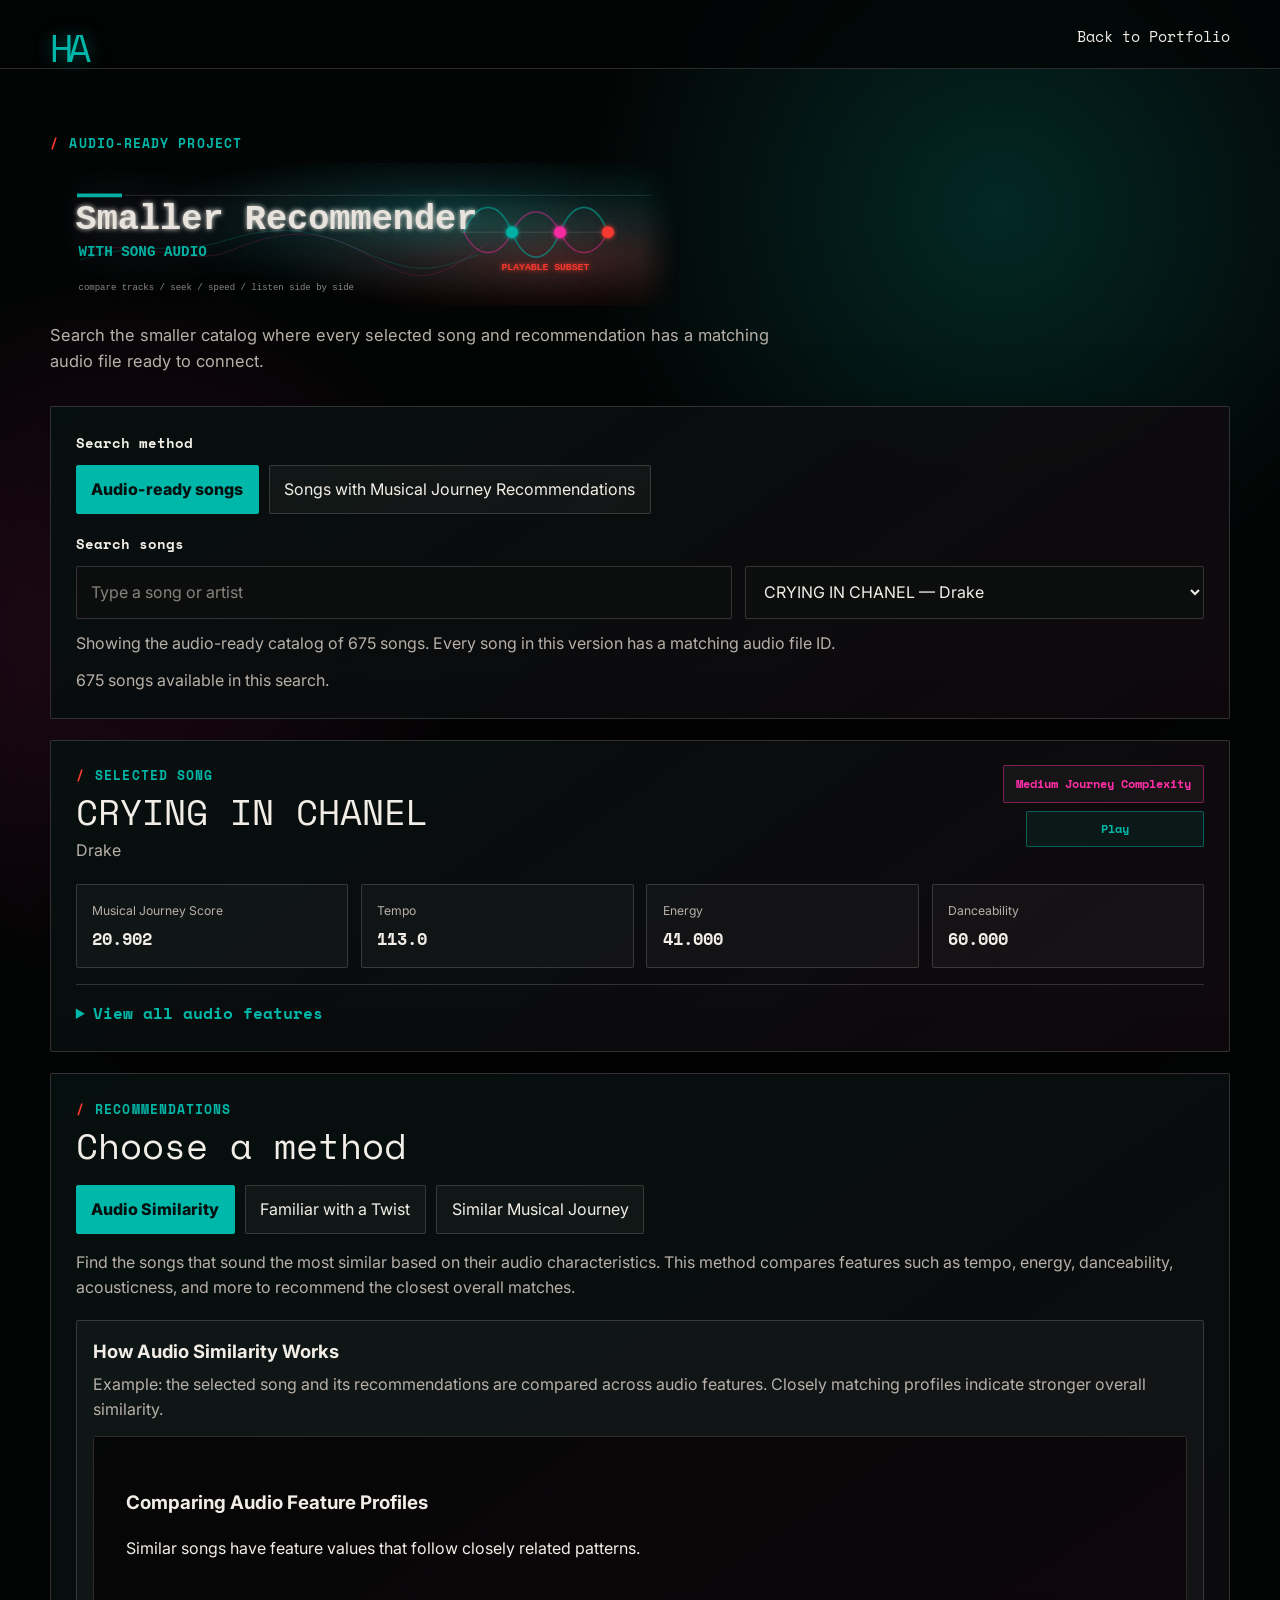
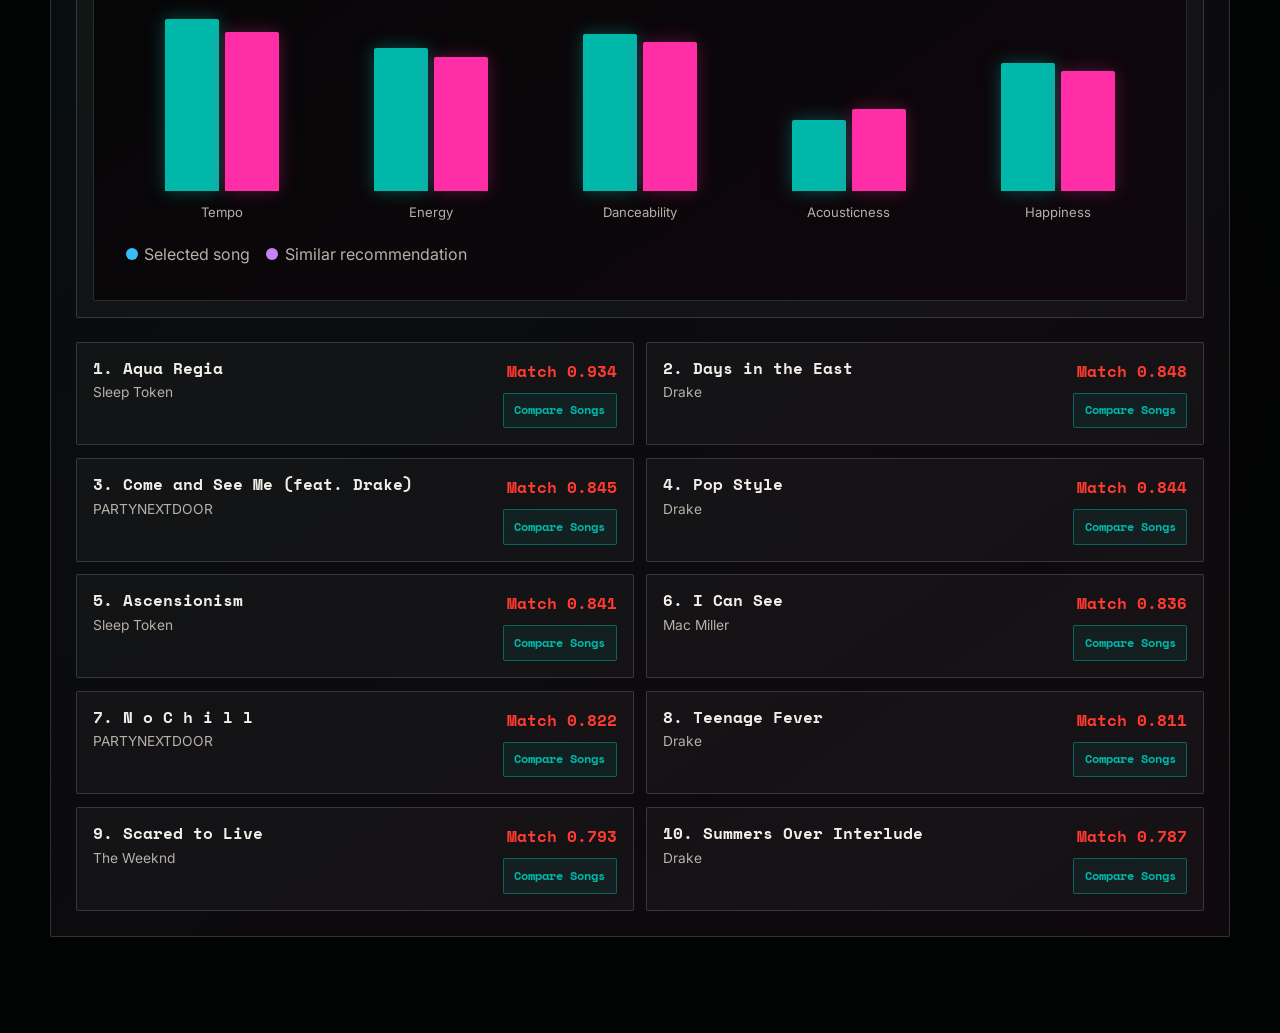
<file: recommender-audio/index.html>
<!DOCTYPE html>
<html lang="en">
<head>
  <meta charset="UTF-8">
  <meta name="viewport" content="width=device-width, initial-scale=1.0">
  <title>Audio-Ready Music Recommendations | Harris_A Portfolio</title>
  <meta name="description" content="Audio-ready version of the interactive music recommender using only songs with connected audio files.">
  <link rel="preconnect" href="https://fonts.googleapis.com">
  <link rel="preconnect" href="https://fonts.gstatic.com" crossorigin>
  <link href="https://fonts.googleapis.com/css2?family=Inter:wght@300;400;500;600;700;800&family=Space+Mono:wght@400;700&display=swap" rel="stylesheet">
  <link rel="stylesheet" href="recommender.css?v=projection-copy-3">
  <style>
    .search-mode-row { display:flex; flex-wrap:wrap; gap:.65rem; margin-bottom:1.2rem; }
    .search-mode { min-height:40px; padding:.68rem .9rem; border:1px solid var(--border); border-radius:2px; color:var(--text); background:rgba(242,238,231,.04); cursor:pointer; }
    .search-mode.active { color:#021010; background:var(--teal); border-color:var(--teal); font-weight:800; }
    .search-mode-note, .trajectory-method-note { margin:.75rem 0 0; color:var(--muted); }
    .trajectory-method-note { padding:.8rem 1rem; border:1px dashed var(--border); border-radius:2px; }
    .method-tab:disabled { opacity:.42; cursor:not-allowed; }

    .method-visual { margin:1.25rem 0 1.5rem; padding:1rem; border:1px solid var(--border); border-radius:2px; background:rgba(242,238,231,.035); }
    .method-visual-copy { margin-bottom:.9rem; }
    .method-visual-copy h3 { margin:0 0 .35rem; font-size:1.15rem; }
    .method-visual-copy p { margin:0; color:var(--muted); line-height:1.55; }
    .method-visual-frame { overflow:hidden; border-radius:2px; background:#030404; border:1px solid var(--border); }
    .method-graphic { display:none; color:var(--text); background:linear-gradient(145deg,#050606,#10070d); }

    .audio-similarity-graphic { padding:2rem; min-height:330px; }
    .audio-bars { display:grid; grid-template-columns:repeat(5,1fr); gap:1rem; align-items:end; height:210px; margin-top:1.25rem; }
    .audio-bar-group { display:flex; justify-content:center; align-items:flex-end; gap:.35rem; height:100%; }
    .audio-bar { width:28%; min-width:18px; border-radius:2px 2px 0 0; }
    .audio-bar.selected { background:var(--teal); box-shadow:0 0 18px rgba(0,184,169,.38); }
    .audio-bar.match { background:var(--magenta); box-shadow:0 0 18px rgba(255,46,166,.3); }
    .audio-labels { display:grid; grid-template-columns:repeat(5,1fr); gap:1rem; margin-top:.65rem; text-align:center; color:var(--muted); font-size:.82rem; }
    .audio-legend { display:flex; flex-wrap:wrap; gap:1rem; margin-top:1.25rem; color:var(--muted); }
    .legend-dot { width:.75rem; height:.75rem; border-radius:50%; display:inline-block; margin-right:.4rem; }

    .svg-explainer { padding:.85rem; }
    .svg-explainer svg { display:block; width:100%; height:auto; max-height:500px; }
    .svg-title { font:700 26px "Space Mono",monospace; fill:#f2eee7; }
    .svg-subtitle { font:500 13px Inter,sans-serif; fill:#b7b0a8; }
    .svg-label { font:600 13px Inter,sans-serif; fill:#f2eee7; }
    .svg-small { font:500 11px Inter,sans-serif; fill:#b7b0a8; }
    .svg-axis { stroke:#7b7770; stroke-width:1.5; }
    .svg-grid { stroke:#1b4f4d; stroke-width:1; opacity:.48; }

    @media (max-width:650px) {
      .method-visual { padding:.7rem; }
      .audio-similarity-graphic { padding:1rem; min-height:280px; }
      .audio-bars { gap:.4rem; }
      .audio-labels { gap:.3rem; font-size:.65rem; }
      .svg-explainer { padding:.2rem; }
    }
  </style>
</head>
<body>
  <header class="rec-header">
    <div class="rec-container rec-nav">
      <a class="brand" href="../index.html">HA</a>
      <a class="back-link" href="../index.html">Back to Portfolio</a>
    </div>
  </header>

  <main class="rec-container">
    <section class="intro">
      <p class="eyebrow">Audio-Ready Project</p>
      <h1 class="hero-title">
        <img class="hero-title-image" src="title-audio-recommender.svg?v=hero-blend-1" alt="Smaller Recommender with Song Audio">
      </h1>
      <p>Search the smaller catalog where every selected song and recommendation has a matching audio file ready to connect.</p>
    </section>

    <section class="search-panel">
      <label>Search method</label>
      <div class="search-mode-row">
        <button class="search-mode active" type="button" data-search-mode="all">Audio-ready songs</button>
        <button class="search-mode" type="button" data-search-mode="trajectory">Songs with Musical Journey Recommendations</button>
      </div>
      <label for="song-search">Search songs</label>
      <div class="search-row">
        <input id="song-search" type="search" placeholder="Type a song or artist" autocomplete="off">
        <select id="song-select" aria-label="Select a song"><option value="">Loading songs...</option></select>
      </div>
      <p id="search-mode-note" class="search-mode-note"></p>
      <p id="load-status" class="status" role="status"></p>
    </section>

    <section id="selected-song" class="song-panel hidden">
      <div class="song-heading">
        <div><p class="eyebrow">Selected Song</p><h2 id="selected-title"></h2><p id="selected-artist" class="artist"></p></div>
        <div class="selected-actions">
          <div id="trajectory-badge" class="trajectory-badge"></div>
          <div id="selected-audio" class="selected-audio"></div>
        </div>
      </div>
      <div class="stats-grid">
        <article class="stat-card"><span>Musical Journey Score</span><strong id="trajectory-score">Unavailable</strong></article>
        <article class="stat-card"><span>Tempo</span><strong id="tempo-value">Unavailable</strong></article>
        <article class="stat-card"><span>Energy</span><strong id="energy-value">Unavailable</strong></article>
        <article class="stat-card"><span>Danceability</span><strong id="danceability-value">Unavailable</strong></article>
      </div>
      <div id="song-comparison" class="song-comparison hidden"></div>
      <details class="feature-details"><summary>View all audio features</summary><div id="feature-grid" class="feature-grid"></div></details>
    </section>

    <section id="recommendation-section" class="recommendation-panel hidden">
      <div class="section-title-row"><div><p class="eyebrow">Recommendations</p><h2>Choose a method</h2></div></div>
      <div class="method-tabs" role="tablist" aria-label="Recommendation method">
        <button class="method-tab active" type="button" data-method="cosine">Audio Similarity</button>
        <button class="method-tab" type="button" data-method="unique">Familiar with a Twist</button>
        <button class="method-tab" type="button" data-method="trajectory">Similar Musical Journey</button>
      </div>
      <p id="trajectory-method-note" class="trajectory-method-note hidden"></p>
      <p id="method-description" class="method-description"></p>

      <section id="method-visual" class="method-visual" aria-live="polite">
        <div class="method-visual-copy">
          <h3 id="method-visual-title"></h3>
          <p id="method-visual-caption"></p>
        </div>
        <div class="method-visual-frame">
          <div id="audio-similarity-graphic" class="method-graphic audio-similarity-graphic">
            <h3>Comparing Audio Feature Profiles</h3>
            <p>Similar songs have feature values that follow closely related patterns.</p>
            <div class="audio-bars">
              <div class="audio-bar-group"><span class="audio-bar selected" style="height:82%"></span><span class="audio-bar match" style="height:76%"></span></div>
              <div class="audio-bar-group"><span class="audio-bar selected" style="height:68%"></span><span class="audio-bar match" style="height:64%"></span></div>
              <div class="audio-bar-group"><span class="audio-bar selected" style="height:75%"></span><span class="audio-bar match" style="height:71%"></span></div>
              <div class="audio-bar-group"><span class="audio-bar selected" style="height:34%"></span><span class="audio-bar match" style="height:39%"></span></div>
              <div class="audio-bar-group"><span class="audio-bar selected" style="height:61%"></span><span class="audio-bar match" style="height:57%"></span></div>
            </div>
            <div class="audio-labels"><span>Tempo</span><span>Energy</span><span>Danceability</span><span>Acousticness</span><span>Happiness</span></div>
            <div class="audio-legend"><span><i class="legend-dot" style="background:#38bdf8"></i>Selected song</span><span><i class="legend-dot" style="background:#c084fc"></i>Similar recommendation</span></div>
          </div>

          <div id="unique-graphic" class="method-graphic svg-explainer">
            <svg viewBox="0 0 760 500" role="img" aria-labelledby="uniqueSvgTitle uniqueSvgDesc">
              <title id="uniqueSvgTitle">Familiar with a Twist recommendation example</title>
              <desc id="uniqueSvgDesc">A scatter plot of songs projected into uniqueness space. Red circles represent the 50 songs that sound most similar structurally to the selected song. A dashed yellow arrow points to the song furthest from the origin.</desc>
              <defs>
                <marker id="uniqueArrow" markerWidth="12" markerHeight="12" refX="10" refY="6" orient="auto"><path d="M0,0 L12,6 L0,12 Z" fill="#fbbf24"/></marker>
                <filter id="redGlow"><feGaussianBlur stdDeviation="3" result="b"/><feMerge><feMergeNode in="b"/><feMergeNode in="SourceGraphic"/></feMerge></filter>
                <filter id="yellowGlow"><feGaussianBlur stdDeviation="4" result="b"/><feMerge><feMergeNode in="b"/><feMergeNode in="SourceGraphic"/></feMerge></filter>
              </defs>
              <rect x="0" y="0" width="760" height="500" rx="22" fill="#0d1324"/>
              <text x="38" y="44" class="svg-title">Familiar with a Twist</text>
              <text x="38" y="67" class="svg-subtitle">Find a similar-sounding song that is also unusually distinctive.</text>

              <g transform="translate(82,92)">
                <line x1="0" y1="270" x2="520" y2="270" class="svg-axis"/>
                <line x1="0" y1="270" x2="0" y2="0" class="svg-axis"/>
                <circle cx="0" cy="270" r="5" fill="#f8fafc"/>
                <text x="12" y="264" class="svg-small">Origin</text>
                <g class="svg-grid">
                  <line x1="0" y1="216" x2="520" y2="216"/><line x1="0" y1="162" x2="520" y2="162"/><line x1="0" y1="108" x2="520" y2="108"/><line x1="0" y1="54" x2="520" y2="54"/>
                  <line x1="104" y1="0" x2="104" y2="270"/><line x1="208" y1="0" x2="208" y2="270"/><line x1="312" y1="0" x2="312" y2="270"/><line x1="416" y1="0" x2="416" y2="270"/>
                </g>
                <g fill="#6b7280" opacity=".72">
                  <circle cx="38" cy="242" r="4"/><circle cx="68" cy="220" r="4"/><circle cx="92" cy="245" r="4"/><circle cx="118" cy="201" r="4"/><circle cx="145" cy="231" r="4"/><circle cx="165" cy="186" r="4"/><circle cx="190" cy="214" r="4"/><circle cx="215" cy="174" r="4"/><circle cx="237" cy="225" r="4"/><circle cx="260" cy="145" r="4"/><circle cx="285" cy="198" r="4"/><circle cx="310" cy="130" r="4"/><circle cx="338" cy="178" r="4"/><circle cx="365" cy="110" r="4"/><circle cx="388" cy="154" r="4"/><circle cx="415" cy="88" r="4"/><circle cx="448" cy="126" r="4"/><circle cx="485" cy="65" r="4"/><circle cx="498" cy="113" r="4"/><circle cx="455" cy="196" r="4"/><circle cx="398" cy="224" r="4"/><circle cx="325" cy="240" r="4"/><circle cx="276" cy="92" r="4"/><circle cx="201" cy="106" r="4"/><circle cx="132" cy="147" r="4"/>
                </g>
                <g fill="#ef4444" filter="url(#redGlow)">
                  <circle cx="278" cy="186" r="8"/><circle cx="300" cy="165" r="8"/><circle cx="315" cy="199" r="8"/><circle cx="329" cy="149" r="8"/><circle cx="344" cy="181" r="8"/>
                  <circle cx="361" cy="158" r="8"/><circle cx="374" cy="194" r="8"/><circle cx="390" cy="169" r="8"/><circle cx="407" cy="183" r="8"/><circle cx="420" cy="132" r="8"/>
                </g>
                <path d="M505 50 C478 66 452 91 426 125" fill="none" stroke="#fbbf24" stroke-width="3" stroke-dasharray="8 7" marker-end="url(#uniqueArrow)" filter="url(#yellowGlow)"/>
                <text x="342" y="30" fill="#fbbf24" style="font:700 15px Inter,sans-serif">Recommended song</text>
                <text x="342" y="48" class="svg-small">Furthest from the origin among</text>
                <text x="342" y="63" class="svg-small">similar candidates in audio-feature space</text>
                <text x="430" y="298" class="svg-small">Asymmetry dimension X →</text>
                <text x="-205" y="-22" class="svg-small" transform="rotate(-90)">Asymmetry dimension Y →</text>
              </g>

              <g transform="translate(82,390)">
                <circle cx="0" cy="0" r="6" fill="#6b7280"/><text x="14" y="4" class="svg-small">All songs</text>
                <circle cx="130" cy="0" r="7" fill="#ef4444"/><text x="145" y="4" class="svg-small">similar audio candidates</text>
              </g>
              <text x="82" y="420" class="svg-subtitle">Gray points represent all songs. Red points represent the 50 songs that sound</text>
              <text x="82" y="440" class="svg-subtitle">most similar structurally to the selected song. We place those songs in</text>
              <text x="82" y="460" class="svg-subtitle">uniqueness space (Statistical Technique: Projection Pursuit), then choose</text>
              <text x="82" y="480" fill="#f8fafc" style="font:700 13px Inter,sans-serif">the song that is furthest from the origin.</text>
            </svg>
          </div>

          <div id="trajectory-graphic" class="method-graphic svg-explainer">
            <svg viewBox="0 0 760 500" role="img" aria-labelledby="journeySvgTitle journeySvgDesc">
              <title id="journeySvgTitle">Similar Musical Journey example</title>
              <desc id="journeySvgDesc">A three-dimensional feature-space graph showing a neon path through separated thirty-second song segments from start to finish.</desc>
              <defs>
                <linearGradient id="journeyLine" x1="0" y1="1" x2="1" y2="0"><stop offset="0" stop-color="#3b82f6"/><stop offset=".5" stop-color="#d946ef"/><stop offset="1" stop-color="#fb7185"/></linearGradient>
                <filter id="journeyGlow"><feGaussianBlur stdDeviation="5" result="b"/><feMerge><feMergeNode in="b"/><feMergeNode in="SourceGraphic"/></feMerge></filter>
              </defs>
              <rect x="0" y="0" width="760" height="500" rx="22" fill="#0d1324"/>
              <text x="38" y="44" class="svg-title">Similar Musical Journey</text>
              <text x="38" y="67" class="svg-subtitle">Follow how a song's audio changes from one 30-second segment to the next.</text>

              <g transform="translate(92,104)">
                <polygon points="45,260 470,260 575,185 150,185" fill="#111a2d" stroke="#334155" stroke-width="1.3"/>
                <polygon points="45,260 150,185 150,38 45,112" fill="#0e1728" stroke="#334155" stroke-width="1.3"/>
                <line x1="45" y1="260" x2="470" y2="260" class="svg-axis"/>
                <line x1="45" y1="260" x2="150" y2="185" class="svg-axis"/>
                <line x1="45" y1="260" x2="45" y2="112" class="svg-axis"/>
                <line x1="470" y1="260" x2="575" y2="185" class="svg-axis"/>
                <line x1="150" y1="185" x2="575" y2="185" class="svg-axis"/>
                <line x1="150" y1="185" x2="150" y2="38" class="svg-axis"/>
                <line x1="45" y1="112" x2="150" y2="38" class="svg-axis"/>

                <g class="svg-grid">
                  <line x1="130" y1="260" x2="235" y2="185"/><line x1="215" y1="260" x2="320" y2="185"/><line x1="300" y1="260" x2="405" y2="185"/><line x1="385" y1="260" x2="490" y2="185"/>
                  <line x1="66" y1="245" x2="491" y2="245"/><line x1="87" y1="230" x2="512" y2="230"/><line x1="108" y1="215" x2="533" y2="215"/><line x1="129" y1="200" x2="554" y2="200"/>
                  <line x1="45" y1="210" x2="150" y2="136"/><line x1="45" y1="160" x2="150" y2="86"/>
                </g>

                <g stroke="#64748b" stroke-width="1" stroke-dasharray="4 5" opacity=".65">
                  <line x1="92" y1="228" x2="92" y2="248"/><line x1="180" y1="162" x2="180" y2="207"/><line x1="270" y1="203" x2="270" y2="221"/>
                  <line x1="355" y1="119" x2="355" y2="204"/><line x1="450" y1="157" x2="450" y2="194"/><line x1="540" y1="72" x2="540" y2="188"/>
                </g>

                <path d="M92 228 C124 205 145 179 180 162 S235 181 270 203 S326 151 355 119 S414 131 450 157 S511 102 540 72" fill="none" stroke="url(#journeyLine)" stroke-width="7" stroke-linecap="round" filter="url(#journeyGlow)"/>
                <g stroke="#ffffff" stroke-width="2">
                  <circle cx="92" cy="228" r="11" fill="#3b82f6"/><circle cx="180" cy="162" r="10" fill="#6366f1"/><circle cx="270" cy="203" r="10" fill="#a855f7"/>
                  <circle cx="355" cy="119" r="10" fill="#d946ef"/><circle cx="450" cy="157" r="10" fill="#f472b6"/><circle cx="540" cy="72" r="11" fill="#fb7185"/>
                </g>
                <g class="svg-label">
                  <text x="66" y="278">Start</text><text x="69" y="294" class="svg-small">0:00</text>
                  <text x="156" y="143">0:30</text><text x="246" y="232">1:00</text><text x="332" y="99">1:30</text><text x="426" y="181">2:00</text><text x="519" y="50">Finish</text>
                </g>
                <text x="404" y="286" class="svg-small">Feature dimension 1 →</text>
                <text x="480" y="224" class="svg-small" transform="rotate(-35 480 224)">Feature dimension 2 →</text>
                <text x="-205" y="20" class="svg-small" transform="rotate(-90)">Feature dimension 3 →</text>
              </g>
              <text x="92" y="446" class="svg-subtitle">Each point is a 30-second segment placed in a three-dimensional audio feature space.</text>
              <text x="92" y="467" class="svg-subtitle">Songs are recommended when their paths change in a similar way from beginning to end.</text>
            </svg>
          </div>
        </div>
      </section>

      <div id="recommendation-list" class="recommendation-list"></div>
    </section>
  </main>
  <script src="audio-config.js?v=audio-player-1"></script>
  <script src="recommender.js?v=projection-copy-4"></script>
</body>
</html>
</file>
<file: recommender-audio/recommender.css>
:root {
  --bg: #030404;
  --panel: #070808;
  --panel-2: #0d0f0f;
  --text: #f2eee7;
  --muted: #b7b0a8;
  --teal: #00b8a9;
  --magenta: #ff2ea6;
  --red: #ff3b30;
  --border: rgba(242,238,231,0.17);
  --accent: var(--teal);
  --accent-2: var(--magenta);
}

* {
  box-sizing: border-box;
}

html {
  color-scheme: dark;
}

body {
  position: relative;
  margin: 0;
  min-height: 100vh;
  font-family: "Inter", system-ui, sans-serif;
  color: var(--text);
  background:
    radial-gradient(circle at 78% 8%, rgba(0,184,169,0.2), transparent 26rem),
    radial-gradient(circle at 10% 24%, rgba(255,46,166,0.14), transparent 22rem),
    radial-gradient(circle at 70% 74%, rgba(255,59,48,0.12), transparent 24rem),
    var(--bg);
  line-height: 1.58;
}

body::before {
  content: "";
  position: fixed;
  inset: 0;
  z-index: 0;
  pointer-events: none;
  background:
    linear-gradient(rgba(0,184,169,0.05) 1px, transparent 1px),
    linear-gradient(90deg, rgba(0,184,169,0.04) 1px, transparent 1px);
  background-size: 76px 76px;
  opacity: 0.3;
}

button,
input,
select {
  font: inherit;
}

a {
  color: inherit;
  text-decoration: none;
}

.rec-header,
main {
  position: relative;
  z-index: 1;
}

.rec-container {
  width: min(1180px, 94%);
  margin: 0 auto;
}

.rec-header {
  position: sticky;
  top: 0;
  z-index: 20;
  border-bottom: 1px solid var(--border);
  background: rgba(3,4,4,0.78);
  backdrop-filter: blur(14px);
}

.rec-nav {
  min-height: 68px;
  display: flex;
  align-items: flex-end;
  justify-content: space-between;
  gap: 1rem;
}

.brand {
  color: var(--teal);
  font-family: "Space Mono", monospace;
  font-size: 2.35rem;
  line-height: 1;
  font-weight: 400;
  letter-spacing: -0.12em;
  text-shadow: 0 0 18px rgba(0,184,169,0.48);
}

.back-link {
  display: block;
  padding: 0 0 1.05rem;
  color: var(--text);
  font-family: "Space Mono", monospace;
  font-size: 0.95rem;
  border-bottom: 3px solid transparent;
}

.back-link:hover {
  border-color: var(--teal);
}

main {
  padding: 4rem 0 6rem;
}

.intro {
  max-width: 840px;
  margin-bottom: 2rem;
}

.intro h1 {
  margin: 0.55rem 0 1rem;
  width: min(100%, 630px);
  line-height: 0;
}

.hero-title-image {
  display: block;
  width: 100%;
  height: auto;
  opacity: 0.96;
  filter: drop-shadow(0 0 28px rgba(0,184,169,0.22)) drop-shadow(0 0 24px rgba(255,46,166,0.14));
  -webkit-mask-image: linear-gradient(90deg, transparent 0, #000 4%, #000 94%, transparent 100%);
  mask-image: linear-gradient(90deg, transparent 0, #000 4%, #000 94%, transparent 100%);
}

.intro p:last-child {
  max-width: 720px;
  color: var(--muted);
  font-size: 1.03rem;
}

.eyebrow {
  margin: 0;
  color: var(--teal);
  font-family: "Space Mono", monospace;
  text-transform: uppercase;
  letter-spacing: 0.08em;
  font-size: 0.84rem;
  font-weight: 700;
}

.eyebrow::before {
  content: "/";
  color: var(--red);
  margin-right: 0.65rem;
}

.search-panel,
.song-panel,
.recommendation-panel {
  margin-top: 1.3rem;
  padding: clamp(1rem, 3vw, 1.55rem);
  border: 1px solid var(--border);
  border-radius: 2px;
  background:
    linear-gradient(145deg, rgba(0,184,169,0.045), rgba(255,46,166,0.035)),
    rgba(7,8,8,0.94);
  box-shadow: 0 26px 80px rgba(0,0,0,0.34);
}

.search-panel label {
  display: block;
  margin-bottom: 0.65rem;
  color: var(--text);
  font-family: "Space Mono", monospace;
  font-size: 0.9rem;
  font-weight: 700;
}

.search-row {
  display: grid;
  grid-template-columns: minmax(0, 1fr) minmax(240px, 0.7fr);
  gap: 0.8rem;
}

input,
select {
  width: 100%;
  min-height: 48px;
  padding: 0.78rem 0.9rem;
  border: 1px solid var(--border);
  border-radius: 2px;
  color: var(--text);
  background: rgba(13,15,15,0.96);
}

input::placeholder {
  color: rgba(183,176,168,0.72);
}

input:focus,
select:focus,
button:focus-visible,
a:focus-visible {
  outline: 2px solid var(--teal);
  outline-offset: 2px;
}

.status {
  min-height: 1.4rem;
  margin: 0.75rem 0 0;
  color: var(--muted);
}

.hidden {
  display: none;
}

.song-heading,
.section-title-row {
  display: flex;
  justify-content: space-between;
  align-items: flex-start;
  gap: 1rem;
}

.song-heading h2,
.section-title-row h2 {
  margin: 0.4rem 0 0;
  color: var(--text);
  font-family: "Space Mono", monospace;
  font-size: clamp(1.4rem, 4vw, 2.25rem);
  font-weight: 400;
  line-height: 1.08;
}

.artist {
  margin: 0.4rem 0 0;
  color: var(--muted);
}

.selected-actions {
  flex: 0 0 auto;
  display: flex;
  flex-direction: column;
  align-items: flex-end;
  gap: 0.55rem;
}

.selected-audio {
  width: 100%;
  display: flex;
  justify-content: flex-end;
}

.trajectory-badge {
  flex: 0 0 auto;
  padding: 0.5rem 0.75rem;
  border: 1px solid var(--border);
  border-radius: 2px;
  font-family: "Space Mono", monospace;
  font-size: 0.76rem;
  font-weight: 700;
  text-transform: capitalize;
  background: rgba(242,238,231,0.045);
}

.trajectory-badge.low {
  border-color: rgba(0,184,169,0.48);
  color: var(--teal);
}

.trajectory-badge.medium {
  border-color: rgba(255,46,166,0.44);
  color: var(--magenta);
}

.trajectory-badge.high {
  border-color: rgba(255,59,48,0.5);
  color: var(--red);
}

.stats-grid {
  display: grid;
  grid-template-columns: repeat(4, minmax(0, 1fr));
  gap: 0.8rem;
  margin-top: 1.3rem;
}

.stat-card,
.feature-item {
  padding: 0.95rem;
  border: 1px solid var(--border);
  border-radius: 2px;
  background: rgba(242,238,231,0.035);
}

.stat-card span,
.feature-item span {
  display: block;
  color: var(--muted);
  font-size: 0.76rem;
  text-transform: capitalize;
}

.stat-card strong,
.feature-item strong {
  display: block;
  margin-top: 0.32rem;
  color: var(--text);
  font-family: "Space Mono", monospace;
  font-size: 1.08rem;
}

.feature-details {
  margin-top: 1rem;
  border-top: 1px solid var(--border);
  padding-top: 1rem;
}

.song-comparison {
  margin-top: 1rem;
  padding-top: 1rem;
  border-top: 1px solid var(--border);
}

.comparison-header {
  display: flex;
  justify-content: space-between;
  align-items: flex-start;
  gap: 1rem;
  margin-bottom: 0.9rem;
}

.comparison-header h3 {
  margin: 0.35rem 0 0;
  color: var(--text);
  font-family: "Space Mono", monospace;
  font-size: 1.1rem;
  font-weight: 400;
}

.comparison-action {
  min-height: 38px;
  padding: 0.5rem 0.75rem;
  border: 1px solid rgba(0,184,169,0.45);
  border-radius: 2px;
  color: var(--teal);
  background: rgba(0,184,169,0.08);
  font-family: "Space Mono", monospace;
  font-size: 0.74rem;
  font-weight: 700;
  cursor: pointer;
}

.comparison-action:hover {
  border-color: var(--magenta);
  color: var(--text);
  background: rgba(255,46,166,0.12);
}

.comparison-grid {
  display: grid;
  grid-template-columns: repeat(2, minmax(0, 1fr));
  gap: 0.85rem;
}

.comparison-card {
  min-width: 0;
  padding: 0.95rem;
  border: 1px solid rgba(242,238,231,0.16);
  border-radius: 2px;
  background:
    linear-gradient(145deg, rgba(0,184,169,0.055), rgba(255,46,166,0.045)),
    rgba(3,4,4,0.62);
}

.comparison-card.selectable {
  cursor: pointer;
  transition: border-color 0.22s ease, background 0.22s ease, transform 0.22s ease;
}

.comparison-card.selectable:hover,
.comparison-card.selectable:focus-visible {
  border-color: rgba(255,46,166,0.58);
  background:
    linear-gradient(145deg, rgba(0,184,169,0.08), rgba(255,46,166,0.085)),
    rgba(3,4,4,0.74);
  transform: translateY(-2px);
}

.comparison-label {
  display: block;
  color: var(--teal);
  font-family: "Space Mono", monospace;
  font-size: 0.72rem;
  font-weight: 700;
  text-transform: uppercase;
}

.comparison-card h4 {
  margin: 0.45rem 0 0;
  overflow-wrap: anywhere;
  color: var(--text);
  font-family: "Space Mono", monospace;
  font-size: 1rem;
  font-weight: 400;
  line-height: 1.25;
}

.comparison-card p {
  margin: 0.25rem 0 0.75rem;
  color: var(--muted);
  font-size: 0.86rem;
}

.comparison-features {
  display: grid;
  gap: 0.42rem;
}

.comparison-feature {
  display: flex;
  justify-content: space-between;
  gap: 0.8rem;
  padding: 0.45rem 0;
  border-top: 1px solid rgba(242,238,231,0.09);
}

.comparison-feature span {
  color: var(--muted);
  font-size: 0.78rem;
}

.comparison-feature strong {
  flex: 0 0 auto;
  color: var(--text);
  font-family: "Space Mono", monospace;
  font-size: 0.82rem;
  font-weight: 700;
}

.comparison-feature.emphasized strong {
  color: var(--red);
}

.feature-details summary {
  cursor: pointer;
  color: var(--teal);
  font-family: "Space Mono", monospace;
  font-weight: 700;
}

.feature-grid {
  display: grid;
  grid-template-columns: repeat(5, minmax(0, 1fr));
  gap: 0.7rem;
  margin-top: 1rem;
}

.method-tabs {
  display: flex;
  flex-wrap: wrap;
  gap: 0.65rem;
  margin-top: 1.2rem;
}

.method-tab {
  min-height: 40px;
  padding: 0.68rem 0.9rem;
  border: 1px solid var(--border);
  border-radius: 2px;
  color: var(--text);
  background: rgba(242,238,231,0.04);
  cursor: pointer;
}

.method-tab:hover {
  border-color: rgba(0,184,169,0.7);
  color: var(--teal);
}

.method-tab.active {
  color: #021010;
  background: var(--teal);
  border-color: var(--teal);
  font-weight: 800;
}

.method-description {
  margin: 1rem 0;
  color: var(--muted);
}

.recommendation-list {
  display: grid;
  grid-template-columns: repeat(2, minmax(0, 1fr));
  gap: 0.8rem;
}

.recommendation-card {
  display: flex;
  justify-content: space-between;
  gap: 1rem;
  padding: 1rem;
  border: 1px solid var(--border);
  border-radius: 2px;
  background: rgba(242,238,231,0.035);
  cursor: pointer;
  transition: transform 0.22s ease, border-color 0.22s ease, background 0.22s ease;
}

.recommendation-card:hover {
  transform: translateY(-3px);
  border-color: rgba(255,46,166,0.52);
  background: rgba(242,238,231,0.055);
}

.recommendation-card h3 {
  margin: 0;
  color: var(--text);
  font-family: "Space Mono", monospace;
  font-size: 0.98rem;
  line-height: 1.25;
}

.recommendation-card p {
  margin: 0.25rem 0 0;
  color: var(--muted);
  font-size: 0.86rem;
}

.recommendation-meta {
  flex: 0 0 auto;
  display: flex;
  flex-direction: column;
  align-items: flex-end;
  gap: 0.55rem;
}

.score {
  color: var(--red);
  font-family: "Space Mono", monospace;
  font-weight: 700;
}

.audio-button {
  min-width: 84px;
  min-height: 34px;
  padding: 0.48rem 0.65rem;
  border: 1px solid rgba(0,184,169,0.45);
  border-radius: 2px;
  color: var(--teal);
  background: rgba(0,184,169,0.08);
  font-family: "Space Mono", monospace;
  font-size: 0.72rem;
  font-weight: 700;
  cursor: pointer;
  transition: border-color 0.22s ease, color 0.22s ease, background 0.22s ease;
}

.audio-button:hover {
  border-color: var(--magenta);
  color: var(--text);
  background: rgba(255,46,166,0.12);
}

.audio-button.playing {
  border-color: var(--red);
  color: #050606;
  background: var(--red);
}

.audio-button:disabled {
  cursor: not-allowed;
  opacity: 0.48;
}

.audio-button-large {
  min-width: 178px;
}

.audio-player {
  display: grid;
  grid-template-columns: minmax(0, 1fr) auto;
  gap: 0.9rem 1rem;
  align-items: center;
  margin-top: 1.1rem;
  padding: 0.95rem;
  border: 1px solid rgba(0,184,169,0.34);
  border-radius: 2px;
  background:
    linear-gradient(135deg, rgba(0,184,169,0.075), rgba(255,46,166,0.055)),
    rgba(3,4,4,0.72);
}

.audio-player.hidden {
  display: none;
}

.audio-player-meta {
  min-width: 0;
}

.audio-player-meta span {
  display: block;
  color: var(--teal);
  font-family: "Space Mono", monospace;
  font-size: 0.72rem;
  font-weight: 700;
  text-transform: uppercase;
  letter-spacing: 0.08em;
}

.audio-player-meta strong {
  display: block;
  margin-top: 0.25rem;
  overflow: hidden;
  color: var(--text);
  font-family: "Space Mono", monospace;
  font-size: 0.95rem;
  font-weight: 400;
  line-height: 1.25;
  text-overflow: ellipsis;
  white-space: nowrap;
}

.audio-player-controls {
  display: flex;
  align-items: center;
  justify-content: flex-end;
  gap: 0.45rem;
}

.audio-skip-button,
.audio-speed {
  min-height: 34px;
  border: 1px solid var(--border);
  border-radius: 2px;
  color: var(--text);
  background: rgba(242,238,231,0.045);
  font-family: "Space Mono", monospace;
  font-size: 0.72rem;
  font-weight: 700;
}

.audio-skip-button {
  min-width: 58px;
  padding: 0.4rem 0.58rem;
  cursor: pointer;
}

.audio-skip-button:hover {
  border-color: var(--magenta);
  color: var(--magenta);
}

.audio-speed {
  width: auto;
  min-width: 76px;
  padding: 0.35rem 0.45rem;
}

.audio-timeline {
  grid-column: 1 / -1;
  display: grid;
  grid-template-columns: 42px minmax(0, 1fr) 42px;
  gap: 0.7rem;
  align-items: center;
  color: var(--muted);
  font-family: "Space Mono", monospace;
  font-size: 0.75rem;
}

.audio-timeline input[type="range"] {
  width: 100%;
  min-height: 28px;
  padding: 0;
  accent-color: var(--teal);
  background: transparent;
}

body.compare-open {
  overflow: hidden;
}

.compare-backdrop {
  position: fixed;
  inset: 0;
  z-index: 80;
  background: rgba(0,0,0,0.62);
  opacity: 0;
  transition: opacity 0.24s ease;
}

.compare-backdrop.open {
  opacity: 1;
}

.compare-backdrop.hidden,
.compare-drawer.hidden {
  display: none;
}

.compare-drawer {
  position: fixed;
  top: 0;
  right: 0;
  z-index: 90;
  width: min(760px, 100vw);
  height: 100dvh;
  padding: 1.25rem;
  overflow-y: auto;
  border-left: 1px solid rgba(0,184,169,0.34);
  background:
    radial-gradient(circle at 10% 12%, rgba(0,184,169,0.2), transparent 28%),
    radial-gradient(circle at 100% 34%, rgba(255,46,166,0.2), transparent 30%),
    linear-gradient(150deg, rgba(255,59,48,0.09), transparent 38%),
    #030404;
  box-shadow: -28px 0 70px rgba(0,0,0,0.58);
  transform: translateX(100%);
  transition: transform 0.26s ease;
}

.compare-drawer.open {
  transform: translateX(0);
}

.compare-header {
  display: flex;
  align-items: flex-start;
  justify-content: space-between;
  gap: 1rem;
  padding-bottom: 1rem;
  border-bottom: 1px solid var(--border);
}

.compare-header span,
.compare-label {
  display: block;
  color: var(--teal);
  font-family: "Space Mono", monospace;
  font-size: 0.74rem;
  font-weight: 700;
  text-transform: uppercase;
  letter-spacing: 0.08em;
}

.compare-header h2 {
  margin: 0.25rem 0 0;
  color: var(--text);
  font-family: "Space Mono", monospace;
  font-size: clamp(1.45rem, 3vw, 2.1rem);
  font-weight: 400;
  line-height: 1.05;
}

.compare-close {
  min-height: 36px;
  padding: 0.45rem 0.7rem;
  border: 1px solid rgba(255,59,48,0.52);
  border-radius: 2px;
  color: var(--red);
  background: rgba(255,59,48,0.08);
  font-family: "Space Mono", monospace;
  font-size: 0.74rem;
  font-weight: 700;
  cursor: pointer;
}

.compare-close:hover {
  border-color: var(--magenta);
  color: var(--text);
  background: rgba(255,46,166,0.12);
}

.compare-grid {
  display: grid;
  grid-template-columns: repeat(2, minmax(0, 1fr));
  gap: 1rem;
  padding-top: 1.15rem;
}

.compare-card {
  min-width: 0;
  padding: 1rem;
  border: 1px solid rgba(242,238,231,0.16);
  border-radius: 2px;
  background:
    linear-gradient(145deg, rgba(0,184,169,0.08), rgba(255,46,166,0.06)),
    rgba(3,4,4,0.74);
}

.compare-card h3 {
  margin: 0.55rem 0 0;
  color: var(--text);
  font-family: "Space Mono", monospace;
  font-size: clamp(1rem, 2vw, 1.25rem);
  font-weight: 400;
  line-height: 1.22;
  overflow-wrap: anywhere;
}

.compare-card p {
  margin: 0.35rem 0 1rem;
  color: var(--muted);
  line-height: 1.45;
}

.compare-controls {
  display: flex;
  flex-wrap: wrap;
  gap: 0.45rem;
  margin-top: 0.9rem;
}

.compare-play {
  border-color: rgba(0,184,169,0.55);
  color: var(--teal);
}

.compare-timeline {
  margin-top: 0.8rem;
}

.empty-state {
  grid-column: 1 / -1;
  padding: 1rem;
  border: 1px dashed var(--border);
  border-radius: 2px;
  color: var(--muted);
}

@media (max-width: 800px) {
  .search-row {
    grid-template-columns: 1fr;
  }

  .stats-grid {
    grid-template-columns: repeat(2, minmax(0, 1fr));
  }

  .feature-grid {
    grid-template-columns: repeat(2, minmax(0, 1fr));
  }

  .recommendation-list {
    grid-template-columns: 1fr;
  }

  .comparison-grid {
    grid-template-columns: 1fr;
  }

  .compare-grid {
    grid-template-columns: 1fr;
  }
}

@media (max-width: 520px) {
  .rec-container {
    width: min(100%, 94%);
  }

  main {
    padding-top: 2.7rem;
  }

  .rec-nav {
    min-height: 62px;
  }

  .brand {
    font-size: 1.9rem;
  }

  .back-link {
    font-size: 0.78rem;
    padding-bottom: 0.8rem;
  }

  .intro h1 {
    max-width: 100%;
  }

  .song-heading {
    flex-direction: column;
  }

  .selected-actions,
  .trajectory-badge,
  .selected-audio {
    align-self: flex-start;
    align-items: flex-start;
    justify-content: flex-start;
  }

  .stats-grid,
  .feature-grid {
    grid-template-columns: 1fr;
  }

  .method-tabs {
    display: grid;
    grid-template-columns: 1fr;
  }

  .method-tab {
    width: 100%;
  }

  .comparison-header {
    flex-direction: column;
  }

  .recommendation-card {
    align-items: flex-start;
  }

  .recommendation-meta {
    align-items: flex-end;
  }

  .audio-player {
    grid-template-columns: 1fr;
  }

  .audio-player-meta strong {
    white-space: normal;
  }

  .audio-player-controls {
    justify-content: flex-start;
    flex-wrap: wrap;
  }

  .audio-timeline {
    grid-template-columns: 38px minmax(0, 1fr) 38px;
    gap: 0.5rem;
  }

  .compare-drawer {
    width: 100vw;
    padding: 1rem;
    border-left: 0;
  }

  .compare-header {
    align-items: flex-start;
  }

  .compare-card {
    padding: 0.9rem;
  }

  .compare-controls {
    display: grid;
    grid-template-columns: repeat(2, minmax(0, 1fr));
  }

  .compare-controls .audio-speed {
    width: 100%;
  }
}

/* Preserve paragraph breaks in the method explanation. */
#method-visual-caption {
  white-space: pre-line;
}
</file>
